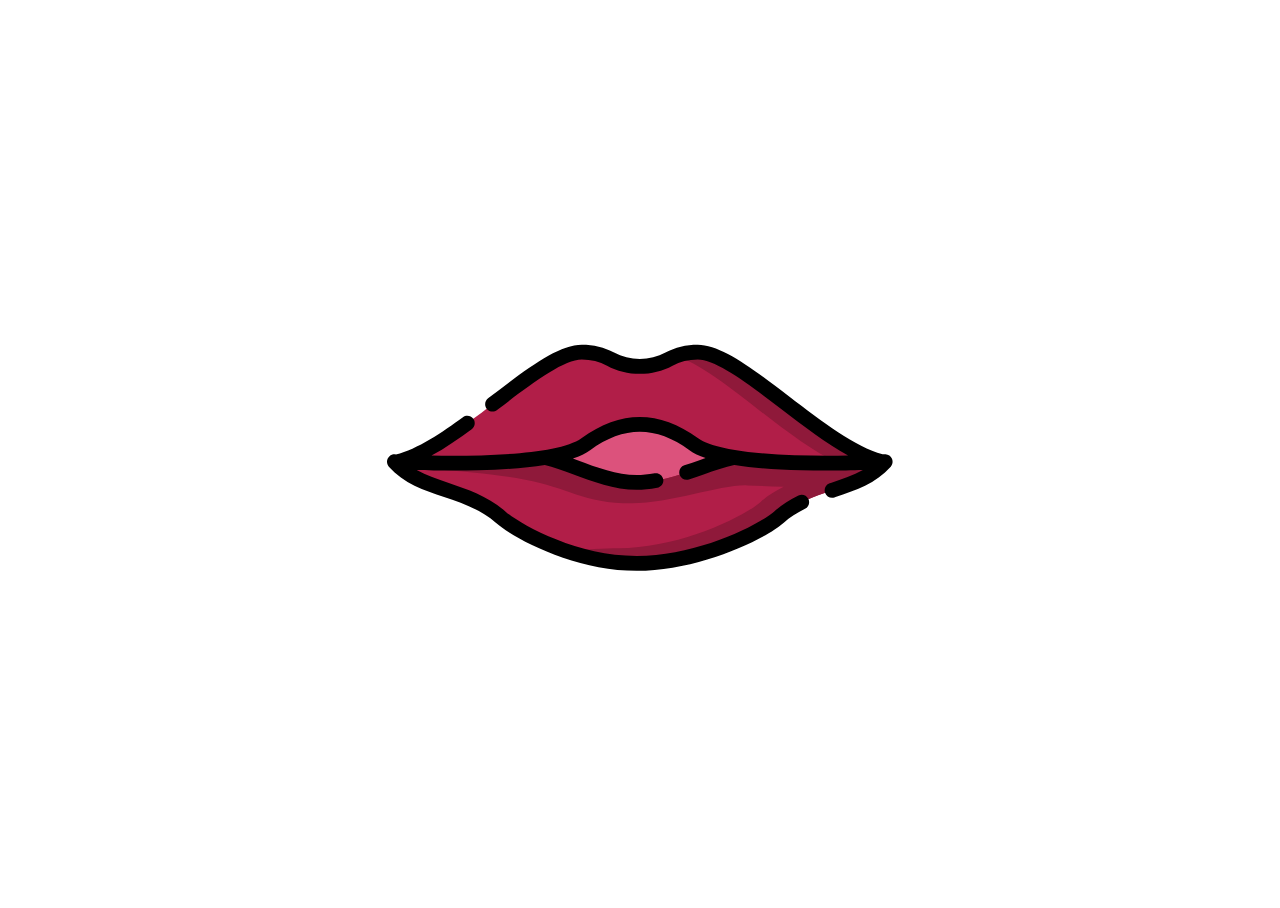
<file: index.html>
<!DOCTYPE html>
<html lang="ru">
<head>
	<meta charset="UTF-8">
	<title>Document</title>
	<meta name='viewport' content='width=device-width, initial-scale=1'>
	<style>
	@keyframes pulse {
		from {
			transform: scale(1);
		}
		to {
			transform: scale(1.2);
		}
	}
	html, body {
		height: 100%;
	}
	.box {
		height: 100%;
		display: flex;
		justify-content: center;
		-ms-align-items: center;
		align-items: center;
	}
	svg {
		transition: 0.3s;
		width: 40%;
		height: auto;
		animation: pulse 1s infinite alternate ease-in;
	}
	svg:hover {
		transform: scale(1.2);
	}
	</style>
</head>
<body>
	<div class ="box">
	<svg version="1.1" id="Capa_1" xmlns="http://www.w3.org/2000/svg" xmlns:xlink="http://www.w3.org/1999/xlink" x="0px" y="0px"
	 viewBox="0 0 511.997 511.997" style="enable-background:new 0 0 511.997 511.997;" xml:space="preserve">
<path style="fill:#DC527C;" d="M320.39,308.019H185.331c-19.978,0-36.174-16.196-36.174-36.174V241.15
	c0-19.978,16.196-36.174,36.174-36.174H320.39c19.978,0,36.174,16.196,36.174,36.174v30.695
	C356.565,291.824,340.369,308.019,320.39,308.019z"/>
<path style="fill:#B11E48;" d="M396.843,316.149c34.123-30.045,81.345-26.342,107.654-56.163c0,0-87.178-3.668-139.855-5.652
	c-26.339-0.997-72.196,26.626-111.782,26.626s-79.171-27.622-105.509-26.626c-52.676,1.984-139.854,5.652-139.854,5.652
	c26.309,29.821,73.531,26.118,107.654,56.163c16.75,14.749,75.944,46.789,137.71,46.848
	C315.122,363.056,379.958,331.015,396.843,316.149z"/>
<path style="fill:#8F193A;" d="M504.497,259.985c-38.385-1.613-101.052-4.19-139.854-5.652
	c-26.339-0.997-72.196,26.626-111.782,26.626s-79.171-27.623-105.509-26.626c-52.677,1.984-139.855,5.652-139.855,5.652
	c42.951,11.489,66.799,6.359,132.473,18.145c43.072,7.73,58.584,23.962,107.953,23.962c39.585,0,90.38-19.136,116.719-18.139
	c11.189,0.421,23.939,0.919,37.074,1.441c-8.143,3.992-16.023,8.858-23.305,15.269c-16.885,14.867-81.721,46.908-143.982,46.849
	c-13.985-0.014-32.42,1.207-52.756,2.929c21.536,7.252,46.15,12.531,71.187,12.555c62.261,0.059,127.097-31.981,143.982-46.848
	c17.439-15.355,38.297-21.896,58.039-28.602l0,0C473.34,281.254,491.511,274.701,504.497,259.985z"/>
<path style="fill:#B11E48;" d="M501.361,259.984c0,0-153.547,9.071-190.663-17.73c-37.116-26.8-72.296-26.8-109.411,0
	c-37.116,26.8-190.653,17.73-190.653,17.73c58.679-13.96,144.354-110.987,186.634-110.987c11.766,0,21.376,2.893,29.121,7.072
	c9.104,4.912,19.294,7.37,29.604,7.37l0,0c10.309,0,20.499-2.458,29.602-7.369c7.746-4.179,17.359-7.073,29.133-7.073
	C356.996,148.997,442.681,246.024,501.361,259.984z"/>
<path style="fill:#8F193A;" d="M456.836,261.387c25.872-0.301,44.525-1.403,44.525-1.403
	c-58.68-13.96-144.365-110.987-186.635-110.987c-8.875,0-16.522,1.646-23.067,4.246C332.01,162.697,402.702,237.047,456.836,261.387
	z"/>
<path d="M511.399,257.053c-1.13-2.658-3.687-4.432-6.573-4.559c0,0-1.045-0.046-2.966-0.125
	c-27.257-7.016-61.311-33.02-94.264-58.193c-37.002-28.267-68.958-52.679-92.869-52.679c-11.889,0-22.889,2.683-32.694,7.973
	c-7.845,4.232-16.85,6.47-26.041,6.47c-9.19,0-18.196-2.237-26.042-6.471c-9.804-5.289-20.799-7.972-32.682-7.972
	c-23.917,0-55.875,24.415-92.879,52.685l-2.037,1.557c-3.292,2.514-3.922,7.221-1.408,10.513c2.515,3.291,7.221,3.922,10.513,1.407
	l2.039-1.557c31.922-24.388,64.931-49.604,83.773-49.604c9.369,0,17.968,2.077,25.56,6.173c10.028,5.41,21.497,8.27,33.165,8.27
	c11.669,0,23.137-2.859,33.163-8.269c7.592-4.097,16.196-6.174,25.571-6.174c18.836,0,51.843,25.215,83.763,49.599
	c22.936,17.521,46.385,35.435,68.476,47.667c-51.899,1.031-129.135-1.167-151.876-17.588
	c-39.766-28.716-78.427-28.713-118.192-0.001c-22.74,16.42-99.945,18.611-151.839,17.59c13.981-7.735,27.927-17.438,40.71-26.784
	c3.344-2.445,4.072-7.138,1.627-10.481c-2.445-3.344-7.138-4.073-10.481-1.627c-20.378,14.9-46.496,32.646-67.882,37.783
	c-2.235-0.465-4.652,0.083-6.496,1.709c-3.106,2.74-3.402,7.48-0.662,10.586c14.884,16.869,35.738,23.923,55.905,30.745
	c18.193,6.154,37.006,12.518,52.413,26.082c19.259,16.959,80.876,48.661,142.659,48.721c0.061,0,0.117,0,0.178,0
	c62.21,0,128.896-31.22,148.776-48.721c6.106-5.376,13.14-9.988,21.501-14.099c3.717-1.827,5.25-6.322,3.422-10.039
	c-1.827-3.717-6.32-5.25-10.039-3.422c-9.569,4.704-17.68,10.036-24.795,16.302c-14.557,12.814-77.199,44.979-138.858,44.979
	c-0.053,0-0.117,0-0.169,0c-62.393-0.061-119.147-32.99-132.761-44.979c-17.664-15.552-37.925-22.405-57.519-29.033
	c-11.581-3.917-22.763-7.715-32.507-13.164c15.423,0.508,38.153,0.949,62.153,0.346c26.863-0.676,49.417-2.481,67.587-5.391
	c8.483,1.938,18.209,5.58,28.494,9.445c19.619,7.376,41.856,15.735,64.546,15.735c6.458,0,13.273-0.664,20.833-2.029
	c4.076-0.736,6.784-4.638,6.047-8.714c-0.736-4.077-4.64-6.779-8.714-6.048c-6.67,1.205-12.612,1.791-18.167,1.791
	c-19.964,0-40.845-7.85-59.267-14.775c-1.799-0.677-3.577-1.342-5.344-2c7.26-2.428,13.087-5.208,17.431-8.346
	c34.327-24.787,66.303-24.787,100.63,0c4.111,2.968,9.542,5.62,16.265,7.954c-2.267,0.774-4.555,1.562-6.876,2.365
	c-4.752,1.644-9.667,3.343-14.597,4.959c-3.936,1.291-6.081,5.527-4.791,9.464c1.036,3.16,3.971,5.165,7.125,5.165
	c0.774,0,1.563-0.121,2.338-0.375c5.045-1.654,10.018-3.374,14.827-5.036c11.274-3.898,21.927-7.583,30.996-9.546
	c0.087-0.016,0.171-0.04,0.257-0.059c18.225,2.939,40.887,4.761,67.908,5.441c8.269,0.208,16.387,0.292,24.108,0.292
	c14.7,0,27.948-0.305,38.061-0.638c-9.746,5.452-20.935,9.246-32.518,13.165l-1.137,0.384c-3.924,1.328-6.028,5.585-4.7,9.509
	c1.058,3.127,3.976,5.098,7.103,5.098c0.797,0,1.608-0.128,2.405-0.397l1.134-0.384c20.167-6.822,41.021-13.876,55.904-30.745
	C512.032,262.783,512.529,259.712,511.399,257.053z"/>
<g>
</g>
<g>
</g>
<g>
</g>
<g>
</g>
<g>
</g>
<g>
</g>
<g>
</g>
<g>
</g>
<g>
</g>
<g>
</g>
<g>
</g>
<g>
</g>
<g>
</g>
<g>
</g>
<g>
</g>
</svg>

	</div>
</body>
</html>
</file>
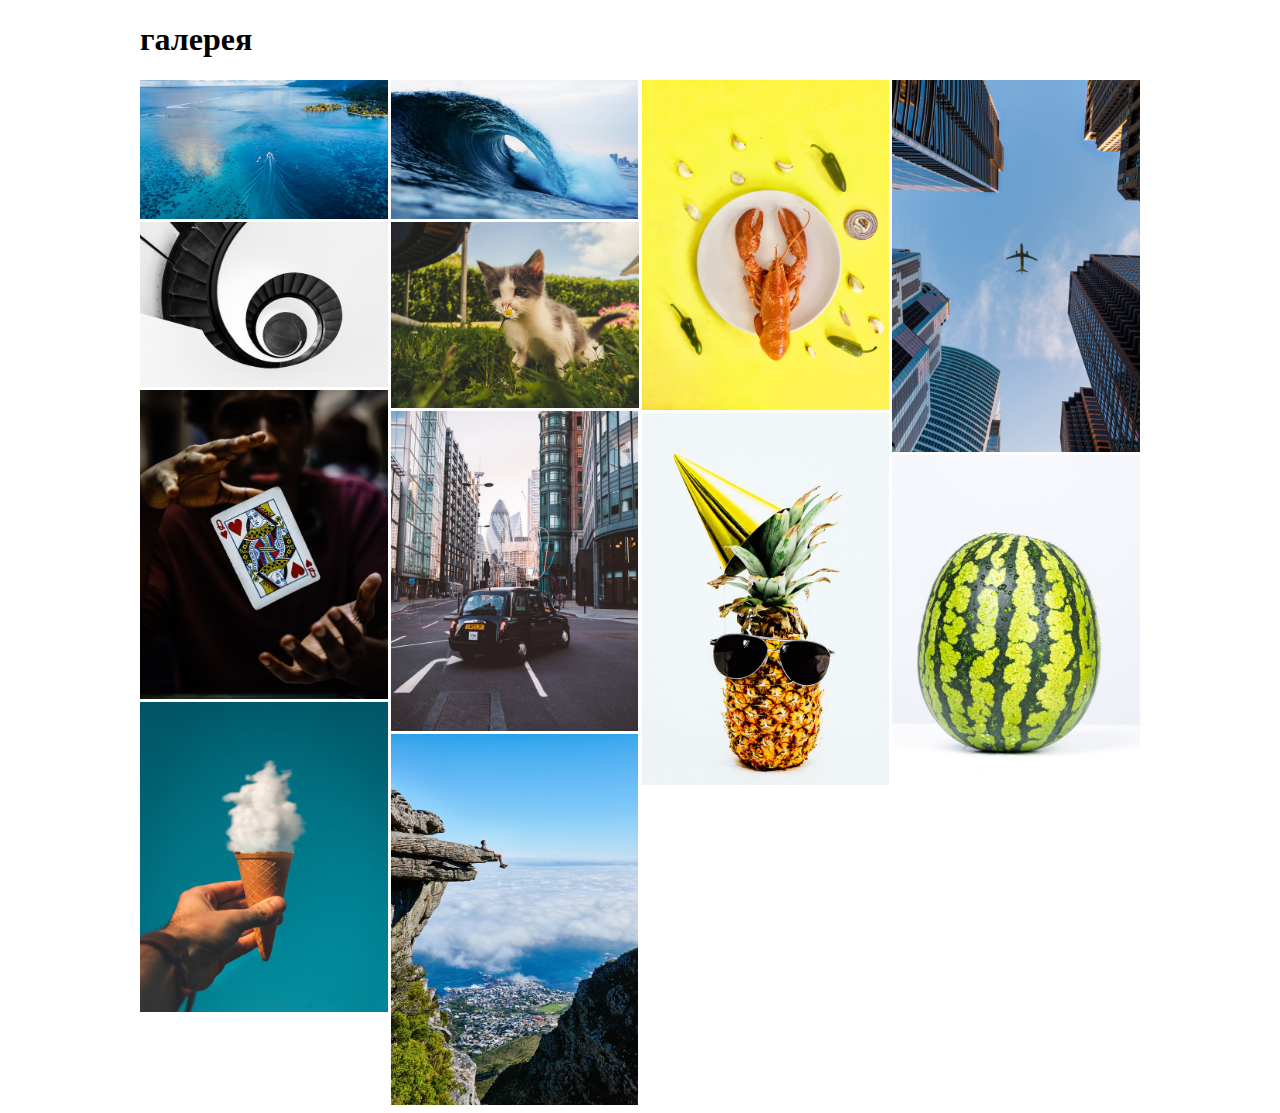
<file: gallery/index.html>
<!DOCTYPE html>
<html lang="ru">
<head>
	<meta charset="UTF-8">
	<title>gallery</title>
	<link rel="stylesheet" href="css/main.css">
	<meta name ='viewport' content ='width=device-width, initial-scale=1'>
</head>
<body>
	<main> 
		<h1 class="heading">галерея</h1>	
		<div class="box">
		
			<a target='_blank'href="img/b1.jpeg"><img src="img/s1.jpeg" alt="" class="item"></a>
			<a target='_blank'href="img/b2.jpeg"><img src="img/s2.jpeg" alt="" class="item"></a>
			<a target='_blank'href="img/b3.jpeg"><img src="img/s3.jpeg" alt="" class="item"></a>
			<a target='_blank'href="img/b4.jpeg"><img src="img/s4.jpeg" alt="" class="item"></a>
			<a target='_blank'href="img/b5.jpeg"><img src="img/s5.jpeg" alt="" class="item"></a>
			<a target='_blank'href="img/b6.jpeg"><img src="img/s6.jpeg" alt="" class="item"></a>
			<a target='_blank'href="img/b7.jpeg"><img src="img/s7.jpeg" alt="" class="item"></a>
			<a target='_blank'href="img/b8.jpeg"><img src="img/s8.jpeg" alt="" class="item"></a>
			<a target='_blank'href="img/b9.jpg"><img src="img/s9.jpeg" alt="" class="item"></a>
			<a target='_blank'href="img/b10.jpeg"><img src="img/s10.jpeg" alt="" class="item"></a>
			<a target='_blank'href="img/b11.jpeg"><img src="img/s11.jpeg" alt="" class="item"></a>
			<a target='_blank'href="img/b12.jpeg"><img src="img/s12.jpeg" alt="" class="item"></a>
		</div>
	</main>
		
		
</body>
</html>
</file>
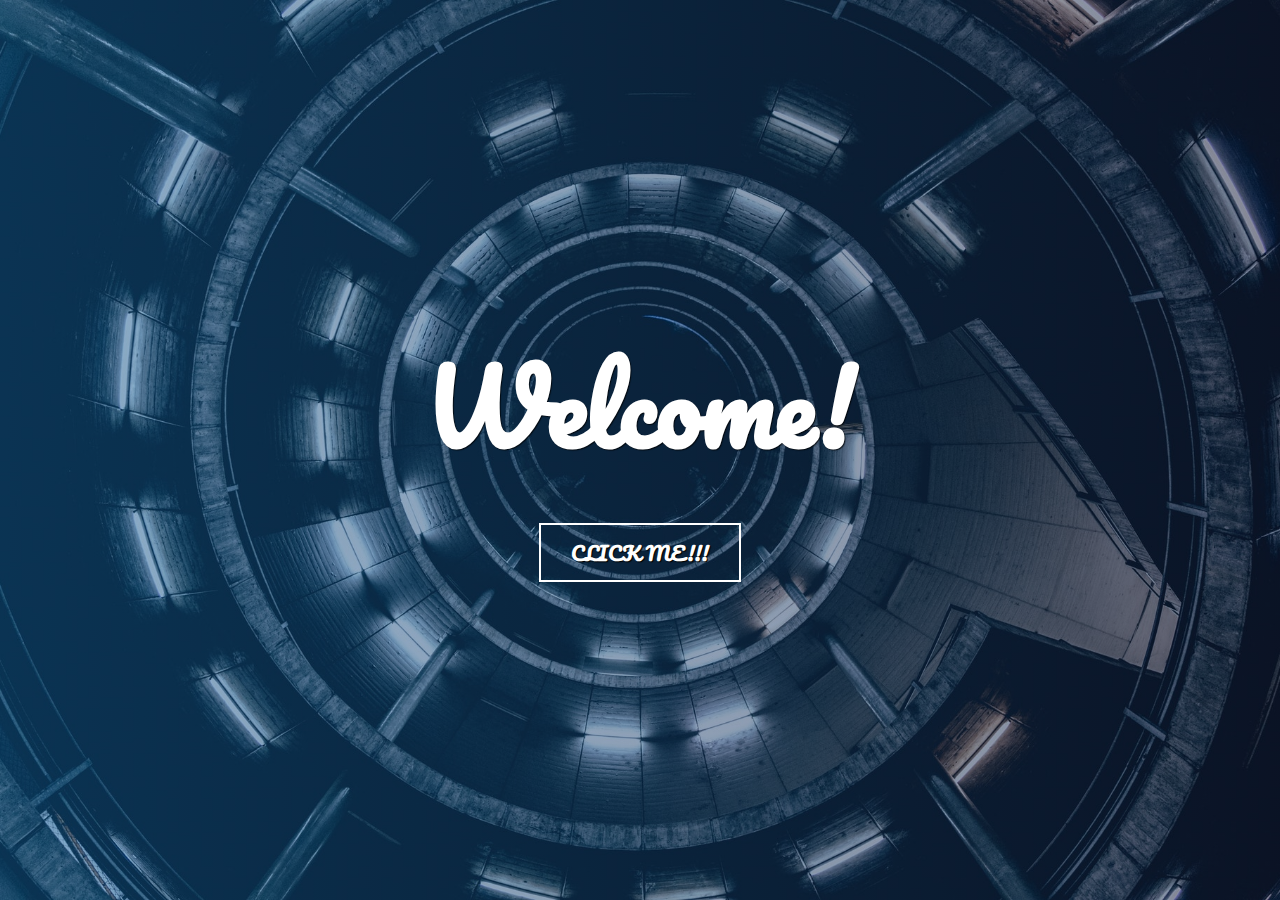
<file: psevdo/index.html>
<!DOCTYPE html>
<html lang="ru">
<head>
	<meta charset="UTF-8">
	<title>ruba</title>
	<link rel="stylesheet" href="main.css">
	<link href="https://fonts.googleapis.com/css?family=Pacifico" rel="stylesheet">
</head>
<body>
	<div class="box"> <h1 class="title">Welcome!</h1> <a href="https://www.youtube.com/watch?v=-n5I4ZhQ_nY" target="_blank" class="link">CLICK ME!!!</a></div>
	
</body>
</html>
</file>
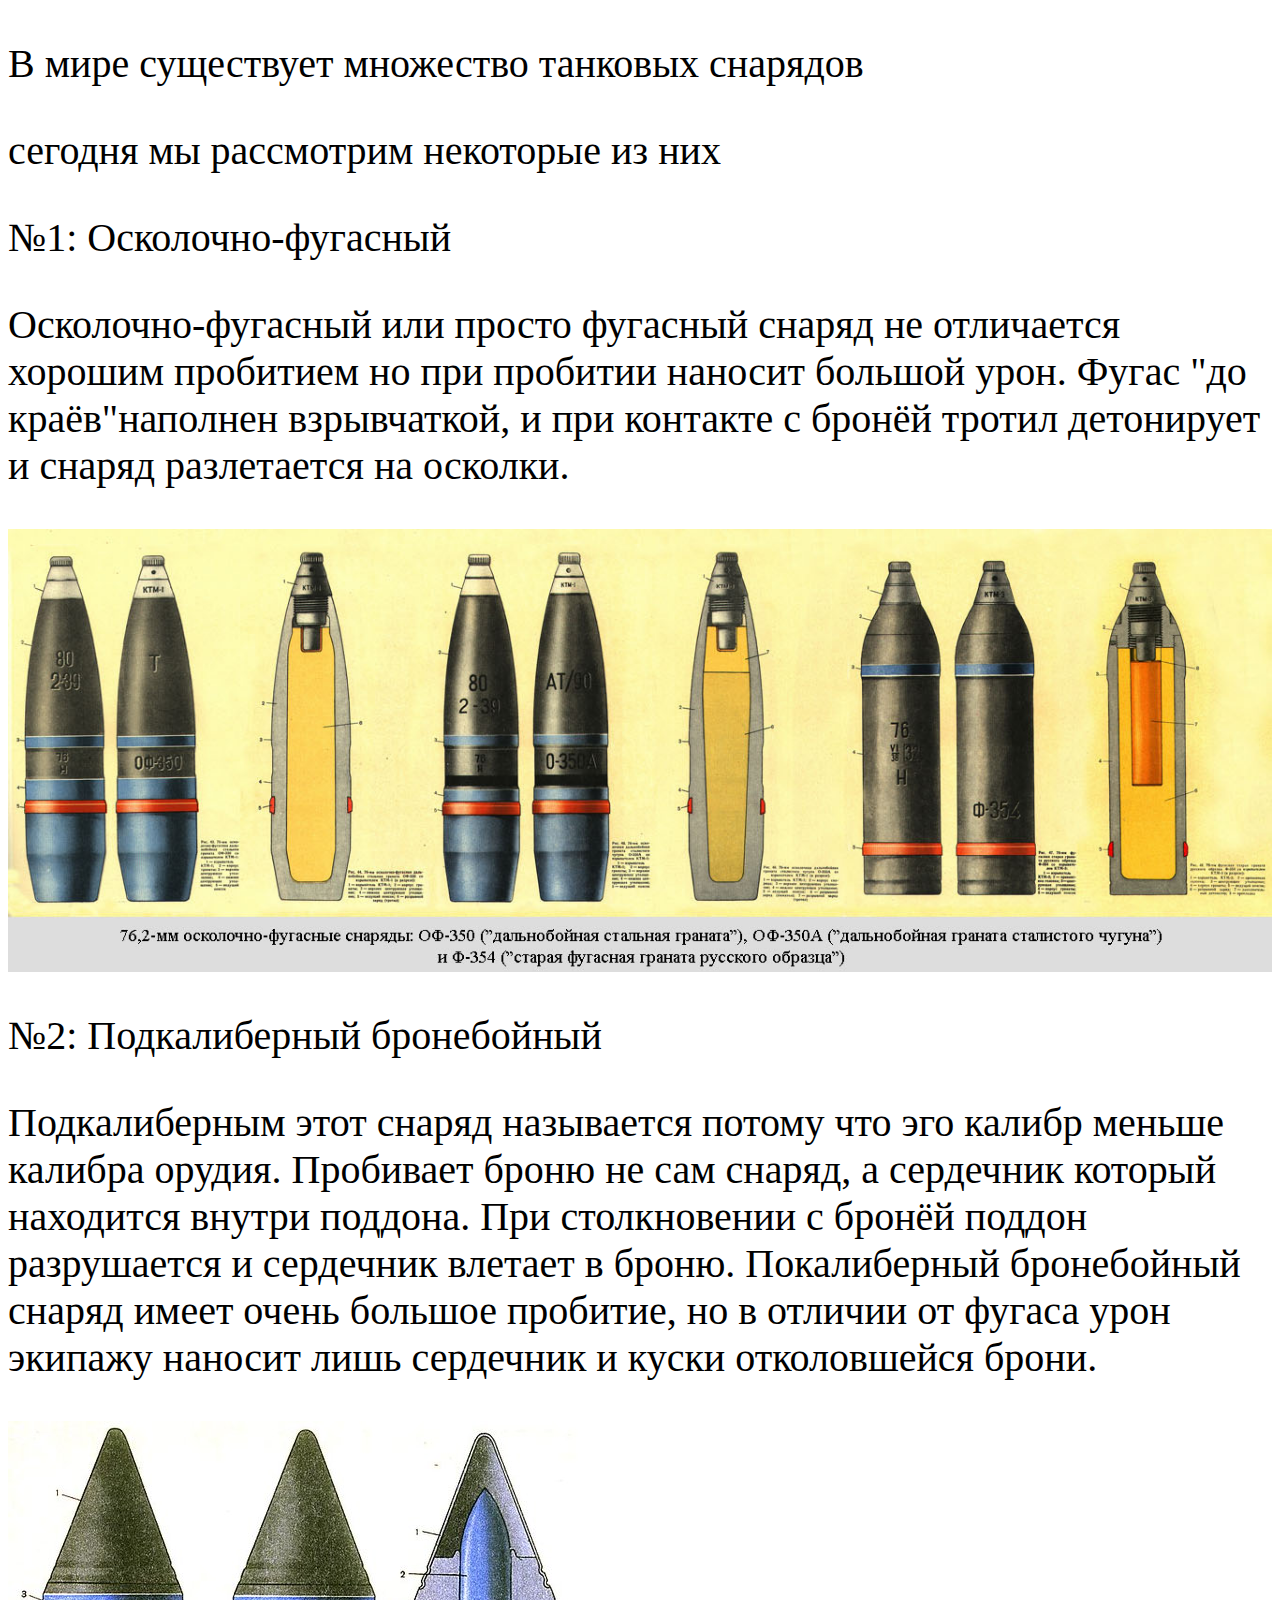
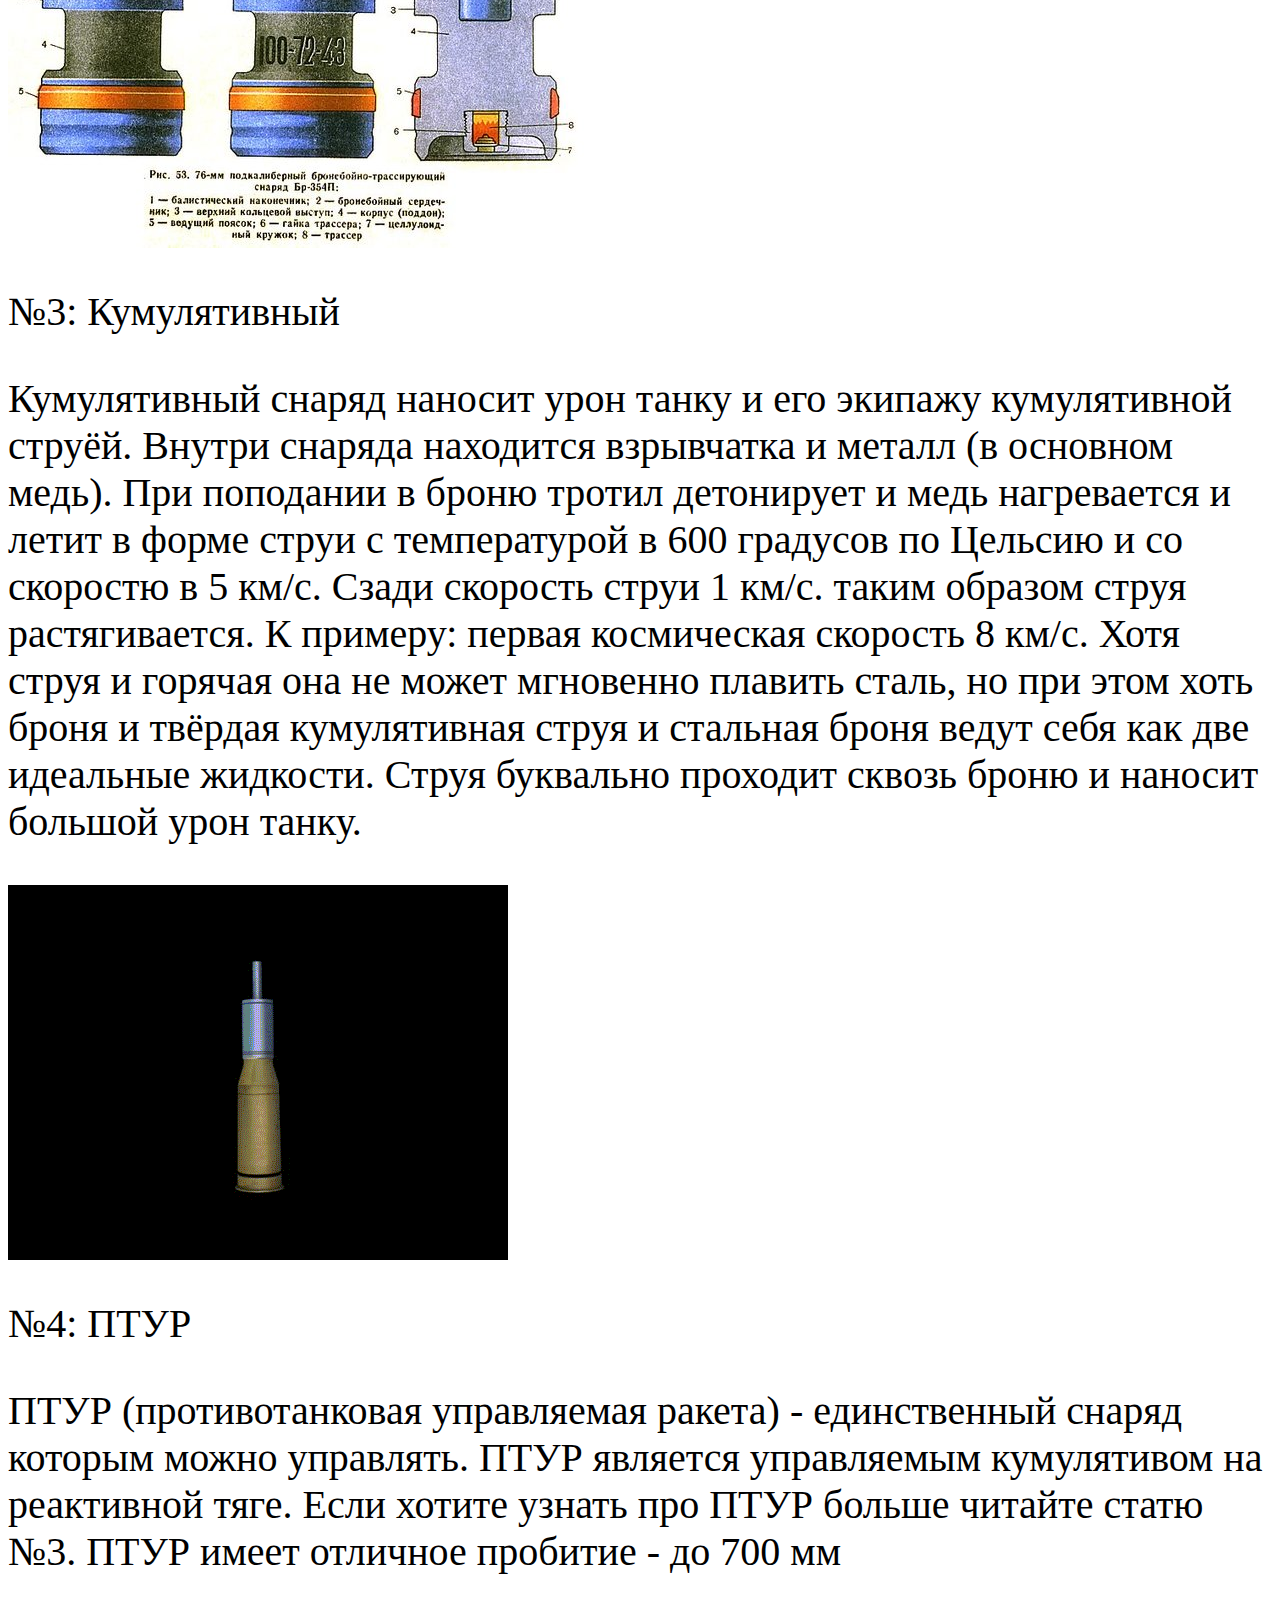
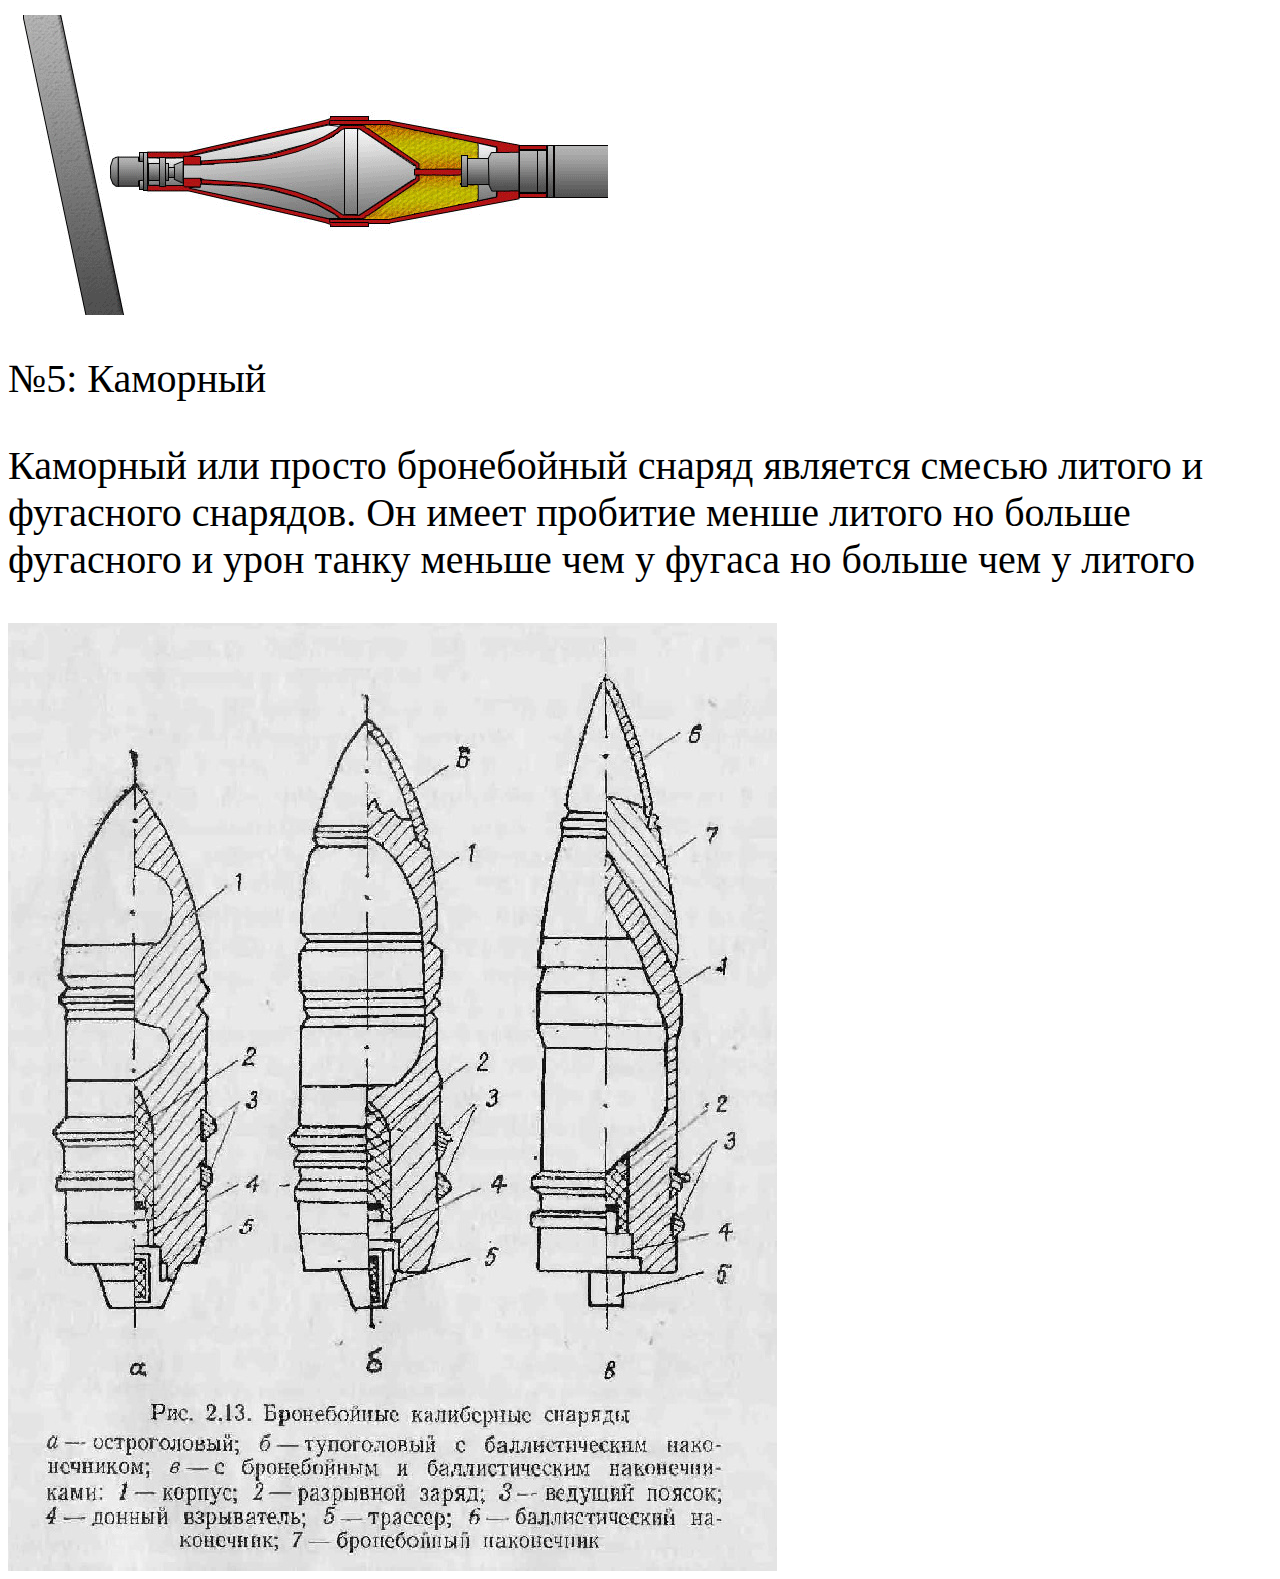
<file: tank_ammo/index.html>
<!DOCTYPE html>
<html lang="ru">
<head>
	<meta charset="UTF-8">
	<title>танковые снаряды</title>
	<style>
	
	img {
		max-width: 100%;
		display: block;
	}
	p {
		font-size: 40px;
	}
	</style>
</head>
<body>
	<p>В мире существует множество танковых снарядов</p>
	<p>сегодня мы рассмотрим некоторые из них</p>
	<p>№1: Осколочно-фугасный</p> <p>Осколочно-фугасный или просто фугасный снаряд не отличается хорошим пробитием но при пробитии наносит большой урон. Фугас "до краёв"наполнен взрывчаткой, и при контакте с бронёй тротил детонирует и снаряд разлетается на осколки.</p> <img src="фугас.jpg" alt="">
	<p>№2: Подкалиберный бронебойный</p>
	<p>Подкалиберным этот снаряд называется потому что эго калибр меньше калибра орудия. Пробивает броню не сам снаряд, а сердечник который находится внутри поддона. При столкновении с бронёй поддон разрушается и сердечник влетает в броню. Покалиберный бронебойный снаряд имеет очень большое пробитие, но в отличии от фугаса урон экипажу наносит лишь сердечник и куски отколовшейся брони.</p>
	<img src="подк.jpg" alt="">
	<p>№3: Кумулятивный</p>
	<p>Кумулятивный снаряд наносит урон танку и его экипажу кумулятивной струёй. Внутри снаряда находится взрывчатка и металл (в основном медь). При поподании в броню тротил детонирует и медь нагревается и летит в форме струи с температурой в 600 градусов по Цельсию и со скоростю в 5 км/с. Сзади скорость струи 1 км/с. таким образом струя растягивается. К примеру: первая космическая скорость 8 км/с. Хотя струя и горячая она не может мгновенно плавить сталь, но при этом хоть броня и твёрдая кумулятивная струя и стальная броня ведут себя как две идеальные жидкости. Струя буквально проходит сквозь броню и наносит большой урон танку.</p>
	<img src="кумулятив.gif" alt="">
	<p>№4: ПТУР</p>
	<p>ПТУР (противотанковая управляемая ракета) - единственный снаряд которым можно управлять. ПТУР является управляемым кумулятивом на реактивной тяге. Если хотите узнать про ПТУР больше читайте статю №3. ПТУР имеет отличное пробитие - до 700 мм</p>
	<img src="gneh.gif" alt="">
	<p>№5: Каморный</p>
	<p>Каморный или просто бронебойный снаряд является смесью литого и фугасного снарядов. Он имеет пробитие менше литого но больше фугасного и урон танку меньше чем у фугаса но больше чем у литого</p>
	<img src="camor.jpg" alt="">
</body>
</html>
</file>
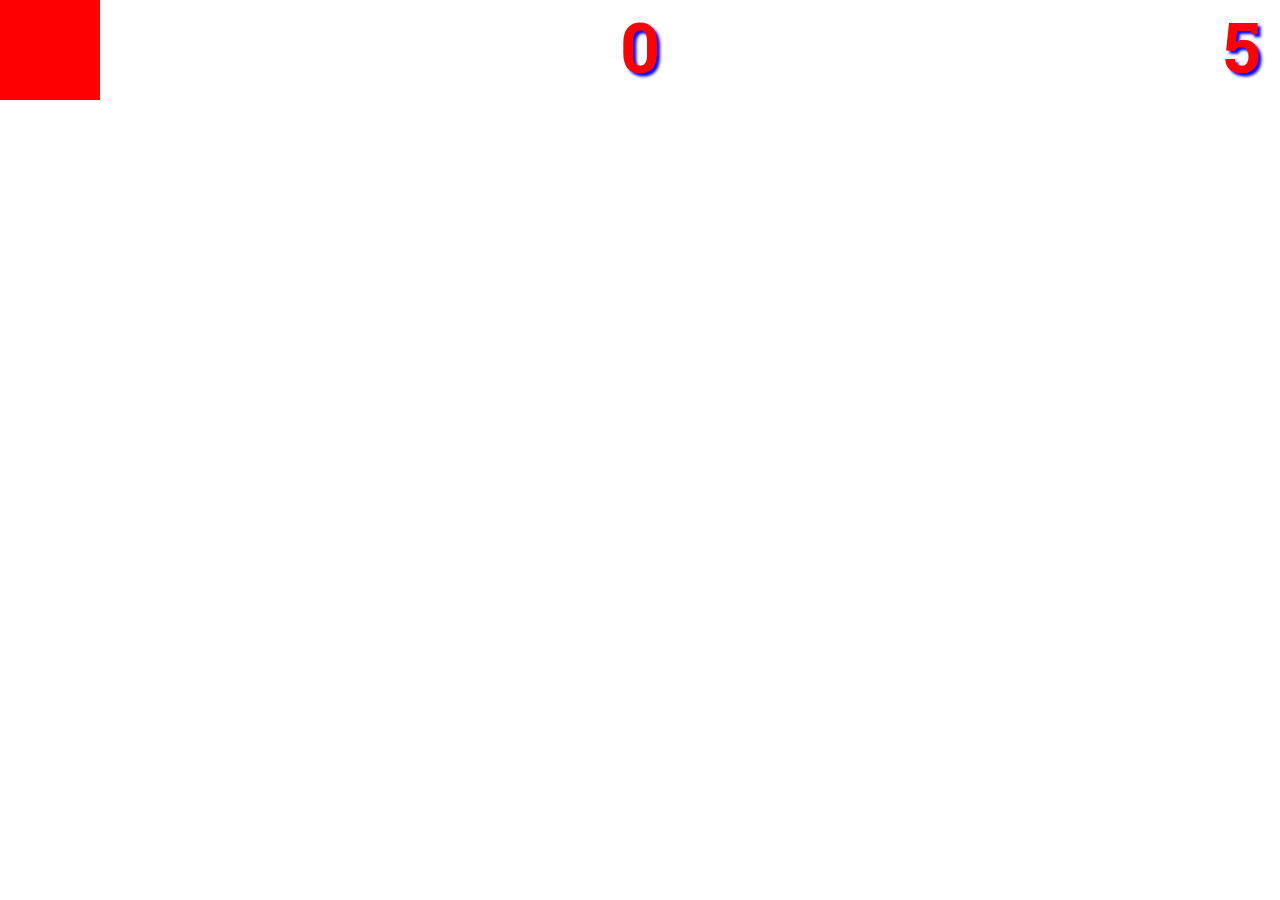
<file: clicker/clicker.html>
<!DOCTYPE html>
<html lang="ru">
<head>
	<meta charset="UTF-8">
	<title>clicker</title>
	<meta name="viewport" concert='width=device-width,initial-scale=1'>
	<link href="https://fonts.googleapis.com/css?family=Roboto+Slab" rel="stylesheet">
	<style>
	body, html {
		height: 100%;
		margin: 0;
		user-select: none;
		overflow: hidden;
		font-family: 'Roboto Slab', serif;	
	}
		#square {
			width: 100px;
			height: 100px;
			position: absolute;
			background-color: red;
			transition: 0.1s;
			z-index: 10;

		}
		#text {
			z-index: 100;
			height: 100%;
			display: none;
			position: absolute;
			background-color: rgba(0,0,0,0.7);
			color: white;
			justify-content: center;
			position: absolute;
			left: 0;
			top: 0;
			right: 0;
			-ms-align-items: center;
			align-items: center;
			font-size: 60px;
			flex-direction: column;
			text-shadow: 3px 3px 3px rgba(0,0,0,0.6);
			text-align: center;
		}

		.circle {
			border-radius: 50%;
			
		}
		#count {
			z-index: 1;
			position: absolute;
			left: 0;
			right: 0;
			text-align: center;
			color: red;
			font-size: 70px;
			font-weight: bold;
			text-shadow: 3px 3px 3px blue;
		}

		#newgame {
			border: 2px solid white;
			background: transparent;
			color: white;
			text-shadow: 1px 1px 1px rgba(0,0,0,0.6);
			width: 95%;
			max-width: 220px;
			height: 50px;
			font-size: 18px;
			font-weight: bold;
			margin-top: 30px;
		}
		#timer {
			position: absolute;
			right: 20px;
			top: 0;
			text-align: center;
			color: red;
			font-size: 70px;
			font-weight: bold;
			text-shadow: 3px 3px 3px blue;

		}
	</style>
</head>
<body>
	<div id="timer">1</div>
	<div id="count">0</div>
	<div id='square'></div>
	<div id='text'>
		<div class="m">ты победил :-)</div>
		<button id="newgame">начать заново</button>
	</div>
	<script
  src="https://code.jquery.com/jquery-3.3.1.min.js"
  integrity="sha256-FgpCb/KJQlLNfOu91ta32o/NMZxltwRo8QtmkMRdAu8="
  crossorigin="anonymous"></script>
  <script>
  	var count = 0;
  	var colors = ['lightblue', 'dodgerblue', 'tomato', 'darkgreen', 'pink', 'purple', 'orange', 'lime', 'navy', 'medium­slateblue', 'deeppink', 'goldenrod', 'lawngreen'];
  	var width = $(document).width() - 200;
 	var height = $(document).height() - 200;
 	var timer = 5;

 	
 	
 	function setInter(){
 		$('#timer').text(timer);
 		var inter = setInterval(function() {
 		if (timer > 0) {
 			timer -= 1;
 			$('#timer').text(timer);
 			console.log(timer);
 		}
 		else {	
 			$('.m').text('GAME OVER');
 			$('#text').css('display', 'flex');
 			clearInterval(inter);
 		}
 	}, 1000);
 		return inter;

 	}
 	var  i = setInter();
 	

 	function randomPosition(el) {
 		var x = Math.floor(Math.random()*width)
		var y = Math.floor(Math.random()*height)


  		$(el).toggleClass('circle')
  		$(el).css('background-color', colors[count%colors.length])
  		$(el).css('top', y)
		$(el).css('left', x)
 	}

  	$('#square').on('click', function() {
		randomPosition(this);
		count += 1;
		timer += 1;
		$('#count').text(count)
		$('#timer').text(timer);
		
  		if (count == 50) { 
  			$('.m').text('winner winner chicken dinner!');
  			$('#text').css('display', 'flex');
  			clearInterval(i);
  		}
  	})
  		
  	$('#newgame').on('click', function() {
  		count = 0;
  		timer = 5;
  		$('#count').text(count);
  		$('#timer').text(timer);
  		randomPosition('#square');
  		$('#text').css('display', 'none');
  		i = setInter();
  	})
  	
  </script>
</body>
</html>
</file>
<file: gallery/css/main.css>
main {
    max-width: 1000px;
    margin: auto; 
}
img {
	max-width: 100%;
	display: block;
}
.box {
	columns: 4;
	column-gap: 3px;
}
.item {
	transition: 0.3s;
}
a {
	display: block;
	margin-bottom: 3px;
}
@media all and (min-width: 1100px)
{
	.item {
		filter: sepia(0);
	}
	.item:hover {
		filter: sepia(1);
	}
}

@media all and (max-width: 768px)
{
	.box {
		columns: 2;

	}
}
@media all and (max-width: 480px)
{
	.box {
		columns: 1;
	
	}
}
</file>
<file: psevdo/main.css>
html, body {
	height: 100%;
	margin: 0;
	font-family: 'Pacifico', cursive;
}

.box {
	height: 100%;
	background-image: url(bg.jpeg);
	background-position: center;
	-webkit-background-size: cover;
	background-size: cover;
	position: relative;
	z-index: 1;
	display: flex;
	justify-content: center;
	-ms-align-items: center;
	align-items: center;
	flex-direction: column;
}
.box:after {
	content: "";
	width: 100%;
	height: 100%;
	position: absolute;
	left: 0;
	top: 0;
	background: #00042870;  /* fallback for old browsers */
background: -webkit-linear-gradient(to right, #004e9270, #00042870);  /* Chrome 10-25, Safari 5.1-6 */
background: linear-gradient(to right, #004e9270, #00042870); /* W3C, IE 10+/ Edge, Firefox 16+, Chrome 26+, Opera 12+, Safari 7+ */
z-index: -1;
}                 
.title {
	font-size: 100px;
	color: white;
	margin: 0;
	text-shadow: 1px 1px 1px rgba(0,0,0,0.7);
}

.link {
	color: white;
	text-decoration: none;
	font-size: 20px;
	text-shadow: 1px 1px 1px  rgba(0,0,0.7);
	border: 2px solid white;
	padding: 10px 30px;
	font-weight: bold;
	margin-top: 30px;

	transition: 0.3s
}
.link:hover {
	padding: 10px 50px;
}
</file>
